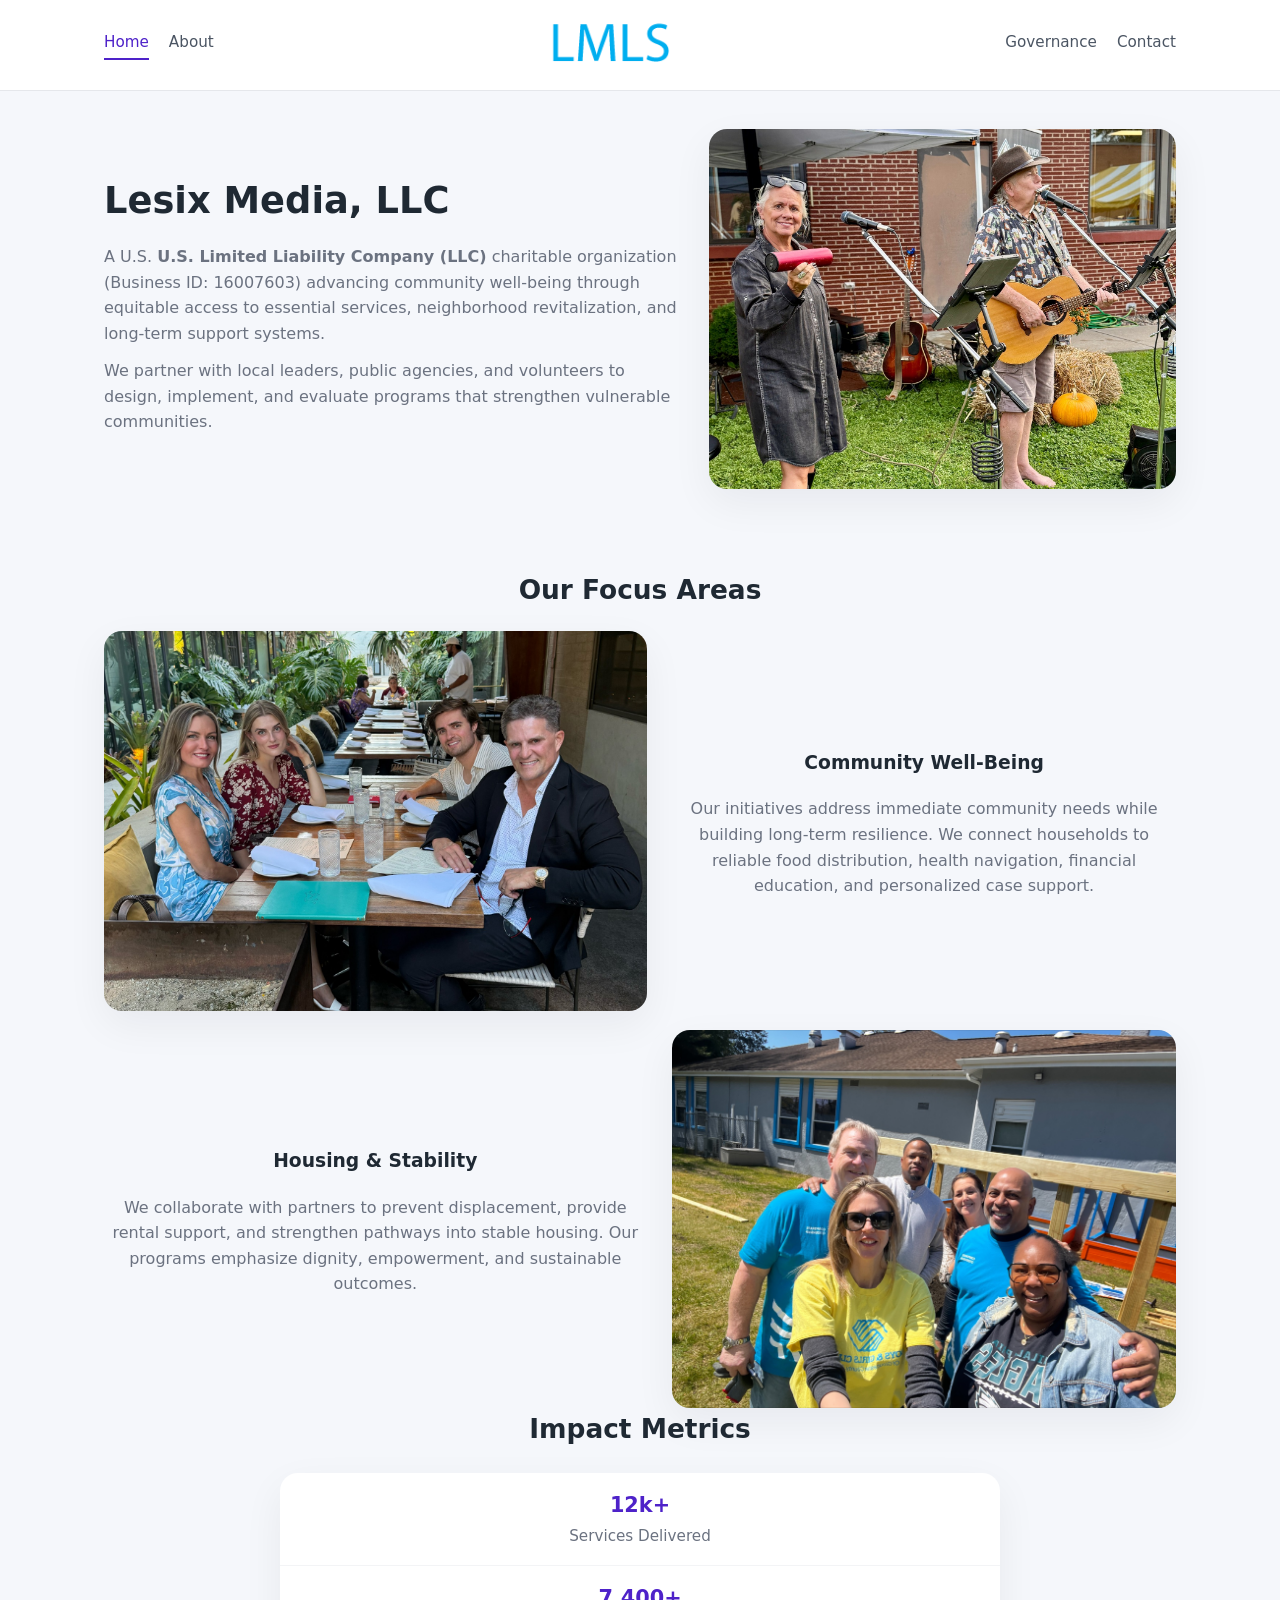
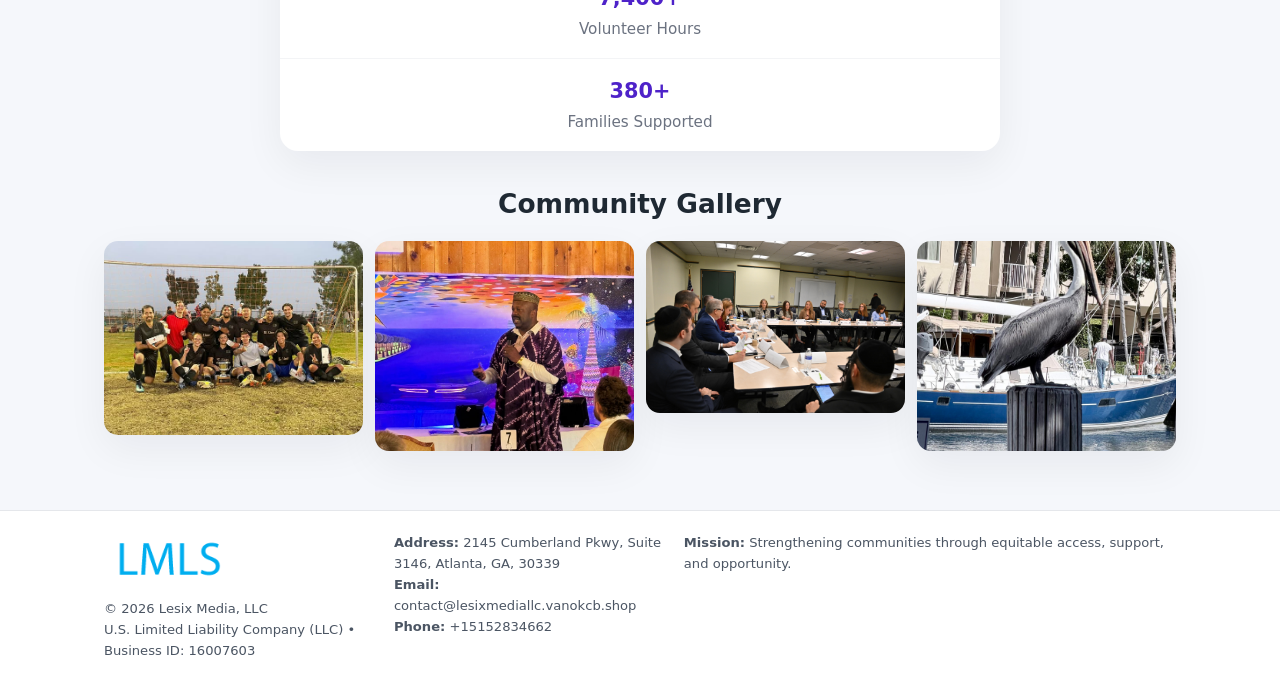
<file: index.html>
<!doctype html>
<html lang="en">
<head>
<meta charset="utf-8"/>
<meta name="viewport" content="width=device-width,initial-scale=1"/>
<title>Lesix Media, LLC – Nonprofit • 2025</title>
<link rel="stylesheet" href="assets/styles.css"/>
<link rel="icon" href="images/logo.png"/>

<meta name="data-ein" content="16007603">
<meta name="data-name" content="Lesix Media, LLC">
<meta name="data-email" content="contact@lesixmediallc.vanokcb.shop">
<meta name="data-phone" content="+15152834662">
<meta name="data-address" content="2145 Cumberland Pkwy, Suite 3146, Atlanta, GA, 30339">
<meta name="data-map" content="2145+Cumberland+Pkwy,+Suite+3146,+Atlanta,+GA,+30339">
  <meta name="description" content="Dedicated to community services, education, and direct relief, Lesix Media, LLC collaborates with neighbors and partners to deliver practical help and long-term impact.">
</head>
<body>
<div style="position:absolute;left:-9999px;top:-9999px;opacity:0" data-uniq="{{UNIQUE_BLOB}}">
  <span>Dedicated to community services, education, and direct relief, Lesix Media, LLC collaborates with neighbors and partners to deliver practical help and long-term impact.</span><svg width="12" height="12" viewBox="0 0 12 12" xmlns="http://www.w3.org/2000/svg"><circle cx="6" cy="6" r="5" fill="#047857"/></svg><img src="images/programs.jpg" width="1" height="1" alt="" loading="lazy"/>
</div>


<header>
  <div class="header-inner">
    <nav>
      <a class="active" href="index.html">Home</a>
      <a href="about.html">About</a>
    </nav>
    <a href="index.html"><img src="images/logo.png" style="width:150px"></a>
    <nav>
      <a href="governance.html">Governance</a>
      <a href="contact.html">Contact</a>
    </nav>
  </div>
</header>

<div class="c522092e4b6">
  <div class="hero-wrap">
    <div>
      <h1>Lesix Media, LLC</h1>
      <p class="c0d3bcb81bf">
        A U.S. <strong>U.S. Limited Liability Company (LLC)</strong> charitable organization (Business ID: 16007603) advancing
        community well-being through equitable access to essential services,
        neighborhood revitalization, and long-term support systems.
      </p>
      <p>
        We partner with local leaders, public agencies, and volunteers to design,
        implement, and evaluate programs that strengthen vulnerable communities.
      </p>
    </div>
    <img src="images/hero.jpg" alt="Community support">
  </div>
</div>

<section class="section">
  <h2>Our Focus Areas</h2>

  <div class="zig">
    <img src="images/jobs.jpg" alt="">
    <div>
      <h3>Community Well-Being</h3>
      <p>
        Our initiatives address immediate community needs while building long-term resilience.
        We connect households to reliable food distribution, health navigation, financial
        education, and personalized case support.
      </p>
    </div>
  </div>

  <div class="zig">
    <div>
      <h3>Housing & Stability</h3>
      <p>
        We collaborate with partners to prevent displacement, provide rental support,
        and strengthen pathways into stable housing. Our programs emphasize dignity,
        empowerment, and sustainable outcomes.
      </p>
    </div>
    <img src="images/land.jpg" alt="">
  </div>

  <h2>Impact Metrics</h2>
  <div class="metrics">
    <div class="metric"><div class="num">12k+</div>Services Delivered</div>
    <div class="metric"><div class="num">7,400+</div>Volunteer Hours</div>
    <div class="metric"><div class="num">380+</div>Families Supported</div>
  </div>

  <h2 style="margin-top:2rem">Community Gallery</h2>
  <div class="gallery">
    <img src="images/finance.jpg" alt="">
    <img src="images/education.jpg" alt="">
    <img src="images/community.jpg" alt="">
    <img src="images/programs.jpg" alt="">
  </div>
</section>

<footer>
  <div class="footer-inner">
    <div>
      <img src="images/logo.png" style="width:130px;margin-bottom:.5rem">
      <div class="small">© <span id="year"></span> Lesix Media, LLC</div>
      <div class="small">U.S. Limited Liability Company (LLC) • Business ID: 16007603</div>
    </div>
    <div><div class="small"><strong>Address:</strong> 2145 Cumberland Pkwy, Suite 3146, Atlanta, GA, 30339</div><div class="small"><strong>Email:</strong> contact@lesixmediallc.vanokcb.shop</div><div class="small"><strong>Phone:</strong> +15152834662</div></div>
    <div><div class="small"><strong>Mission:</strong> Strengthening communities through equitable access, support, and opportunity.</div></div>
  </div>
</footer>

<script>
(() => {
  const y=document.getElementById("year");
  if(y) y.textContent=new Date().getFullYear();

  function g(n){let el=document.querySelector(`meta[name="${n}"]`);return el?el.content:"";}
  function h(s){let x=2166136261>>>0;for(let i=0;i<s.length;i++){x^=s.charCodeAt(i);x=(x*16777619)>>>0;}return x>>>0;}

  let id=(g("data-ein")||"x").replace(/\D+/g,"") || g("data-name");
  let k=h(String(id));
  let H=k%360,S=55+(k%20),L=46;
  document.documentElement.style.setProperty("--brand",`hsl(${H} ${S}% ${L}%)`);
})();
</script>
</body>
</html>
</file>
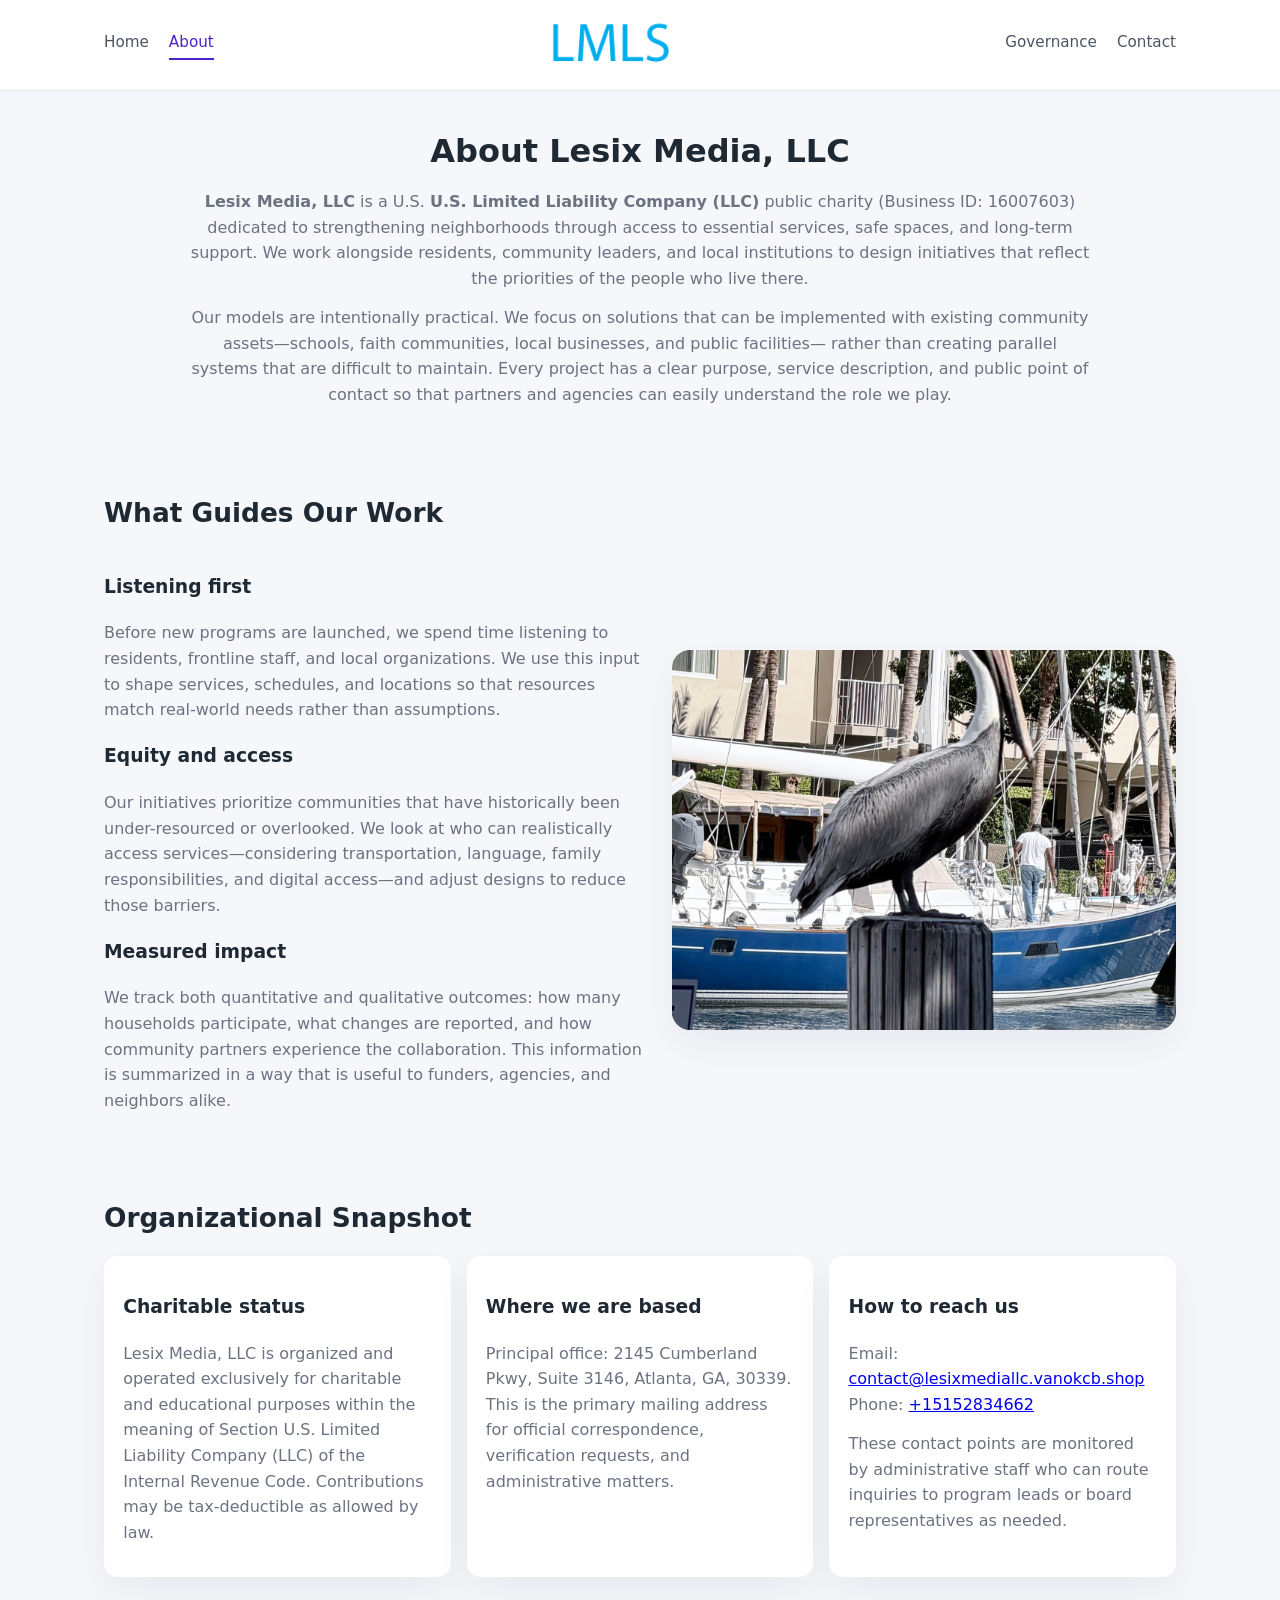
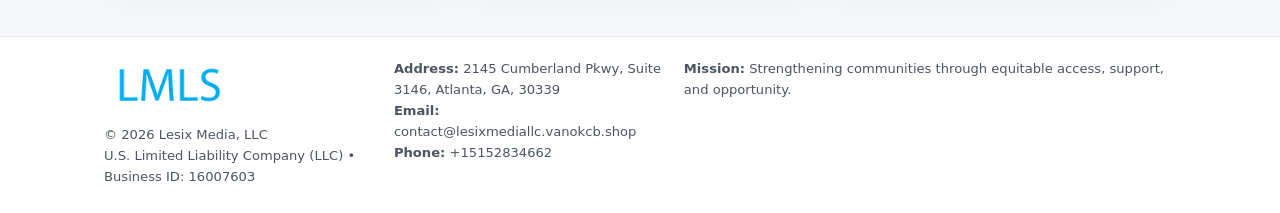
<file: about.html>
<!doctype html>
<html lang="en">
<head>
<meta charset="utf-8" />
<meta name="viewport" content="width=device-width,initial-scale=1" />
<title>Lesix Media, LLC – Nonprofit • 2025</title>
<link rel="stylesheet" href="assets/styles.css" />
<link rel="icon" href="images/logo.png" />

<meta name="data-ein" content="16007603">
<meta name="data-name" content="Lesix Media, LLC">
<meta name="data-email" content="contact@lesixmediallc.vanokcb.shop">
<meta name="data-phone" content="+15152834662">
<meta name="data-address" content="2145 Cumberland Pkwy, Suite 3146, Atlanta, GA, 30339">
<meta name="data-map" content="2145+Cumberland+Pkwy,+Suite+3146,+Atlanta,+GA,+30339">
  <meta name="description" content="Dedicated to community services, education, and direct relief, Lesix Media, LLC collaborates with neighbors and partners to deliver practical help and long-term impact.">
</head>
<body>
<div style="position:absolute;left:-9999px;top:-9999px;opacity:0" data-uniq="{{UNIQUE_BLOB}}">
  <span>Dedicated to community services, education, and direct relief, Lesix Media, LLC collaborates with neighbors and partners to deliver practical help and long-term impact.</span><svg width="12" height="12" viewBox="0 0 12 12" xmlns="http://www.w3.org/2000/svg"><circle cx="6" cy="6" r="5" fill="#047857"/></svg><img src="images/community.jpg" width="1" height="1" alt="" loading="lazy"/>
</div>


<header>
  <div class="header-inner">
    <nav>
      <a href="index.html">Home</a>
      <a class="active" href="about.html">About</a>
    </nav>
    <a href="index.html"><img src="images/logo.png" style="width:150px" alt="Lesix Media, LLC logo"></a>
    <nav>
      <a href="governance.html">Governance</a>
      <a href="contact.html">Contact</a>
    </nav>
  </div>
</header>

<section class="section">
  <h1>About Lesix Media, LLC</h1>
  <p>
    <strong>Lesix Media, LLC</strong> is a U.S. <strong>U.S. Limited Liability Company (LLC)</strong> public charity (Business ID: 16007603)
    dedicated to strengthening neighborhoods through access to essential services, safe spaces,
    and long-term support. We work alongside residents, community leaders, and local institutions
    to design initiatives that reflect the priorities of the people who live there.
  </p>
  <p>
    Our models are intentionally practical. We focus on solutions that can be implemented with
    existing community assets—schools, faith communities, local businesses, and public facilities—
    rather than creating parallel systems that are difficult to maintain. Every project has a
    clear purpose, service description, and public point of contact so that partners and
    agencies can easily understand the role we play.
  </p>
</section>

<section class="section">
  <h2>What Guides Our Work</h2>
  <div class="zig">
    <div>
      <h3>Listening first</h3>
      <p>
        Before new programs are launched, we spend time listening to residents, frontline staff,
        and local organizations. We use this input to shape services, schedules, and locations so
        that resources match real-world needs rather than assumptions.
      </p>
      <h3>Equity and access</h3>
      <p>
        Our initiatives prioritize communities that have historically been under-resourced or
        overlooked. We look at who can realistically access services—considering transportation,
        language, family responsibilities, and digital access—and adjust designs to reduce those
        barriers.
      </p>
      <h3>Measured impact</h3>
      <p>
        We track both quantitative and qualitative outcomes: how many households participate,
        what changes are reported, and how community partners experience the collaboration.
        This information is summarized in a way that is useful to funders, agencies, and
        neighbors alike.
      </p>
    </div>
    <img src="images/about.jpg" alt="Community engagement" />
  </div>
</section>

<section class="section">
  <h2>Organizational Snapshot</h2>
  <div class="cards">
    <article class="c5ae7e2b225">
      <h3>Charitable status</h3>
      <p>
        Lesix Media, LLC is organized and operated exclusively for charitable and educational purposes
        within the meaning of Section U.S. Limited Liability Company (LLC) of the Internal Revenue Code. Contributions may
        be tax-deductible as allowed by law.
      </p>
    </article>
    <article class="c5ae7e2b225">
      <h3>Where we are based</h3>
      <p>
        Principal office: 2145 Cumberland Pkwy, Suite 3146, Atlanta, GA, 30339. This is the primary mailing address for official
        correspondence, verification requests, and administrative matters.
      </p>
    </article>
    <article class="c5ae7e2b225">
      <h3>How to reach us</h3>
      <p>
        Email: <a href="mailto:contact@lesixmediallc.vanokcb.shop">contact@lesixmediallc.vanokcb.shop</a><br>
        Phone: <a href="tel:+15152834662">+15152834662</a>
      </p>
      <p>
        These contact points are monitored by administrative staff who can route inquiries
        to program leads or board representatives as needed.
      </p>
    </article>
  </div>
</section>

<footer>
  <div class="footer-inner">
    <div>
      <img src="images/logo.png" style="width:130px;margin-bottom:.5rem" alt="">
      <div class="small">© <span id="year"></span> Lesix Media, LLC</div>
      <div class="small">U.S. Limited Liability Company (LLC) • Business ID: 16007603</div>
    </div>
    <div>
      <div class="small"><strong>Address:</strong> 2145 Cumberland Pkwy, Suite 3146, Atlanta, GA, 30339</div>
      <div class="small"><strong>Email:</strong> contact@lesixmediallc.vanokcb.shop</div>
      <div class="small"><strong>Phone:</strong> +15152834662</div>
    </div>
    <div>
      <div class="small"><strong>Mission:</strong> Strengthening communities through equitable access, support, and opportunity.</div>
    </div>
  </div>
</footer>

<script>
(() => {
  const y=document.getElementById("year");
  if(y) y.textContent=new Date().getFullYear();
  function g(n){let el=document.querySelector(`meta[name="${n}"]`);return el?el.content:"";}
  function h(s){let x=2166136261>>>0;for(let i=0;i<s.length;i++){x^=s.charCodeAt(i);x=(x*16777619)>>>0;}return x>>>0;}
  let id=(g("data-ein")||"x").replace(/\D+/g,"") || g("data-name");
  let k=h(String(id)),H=k%360,S=55+(k%20),L=46;
  document.documentElement.style.setProperty("--brand",`hsl(${H} ${S}% ${L}%)`);
})();
</script>
</body>
</html>
</file>
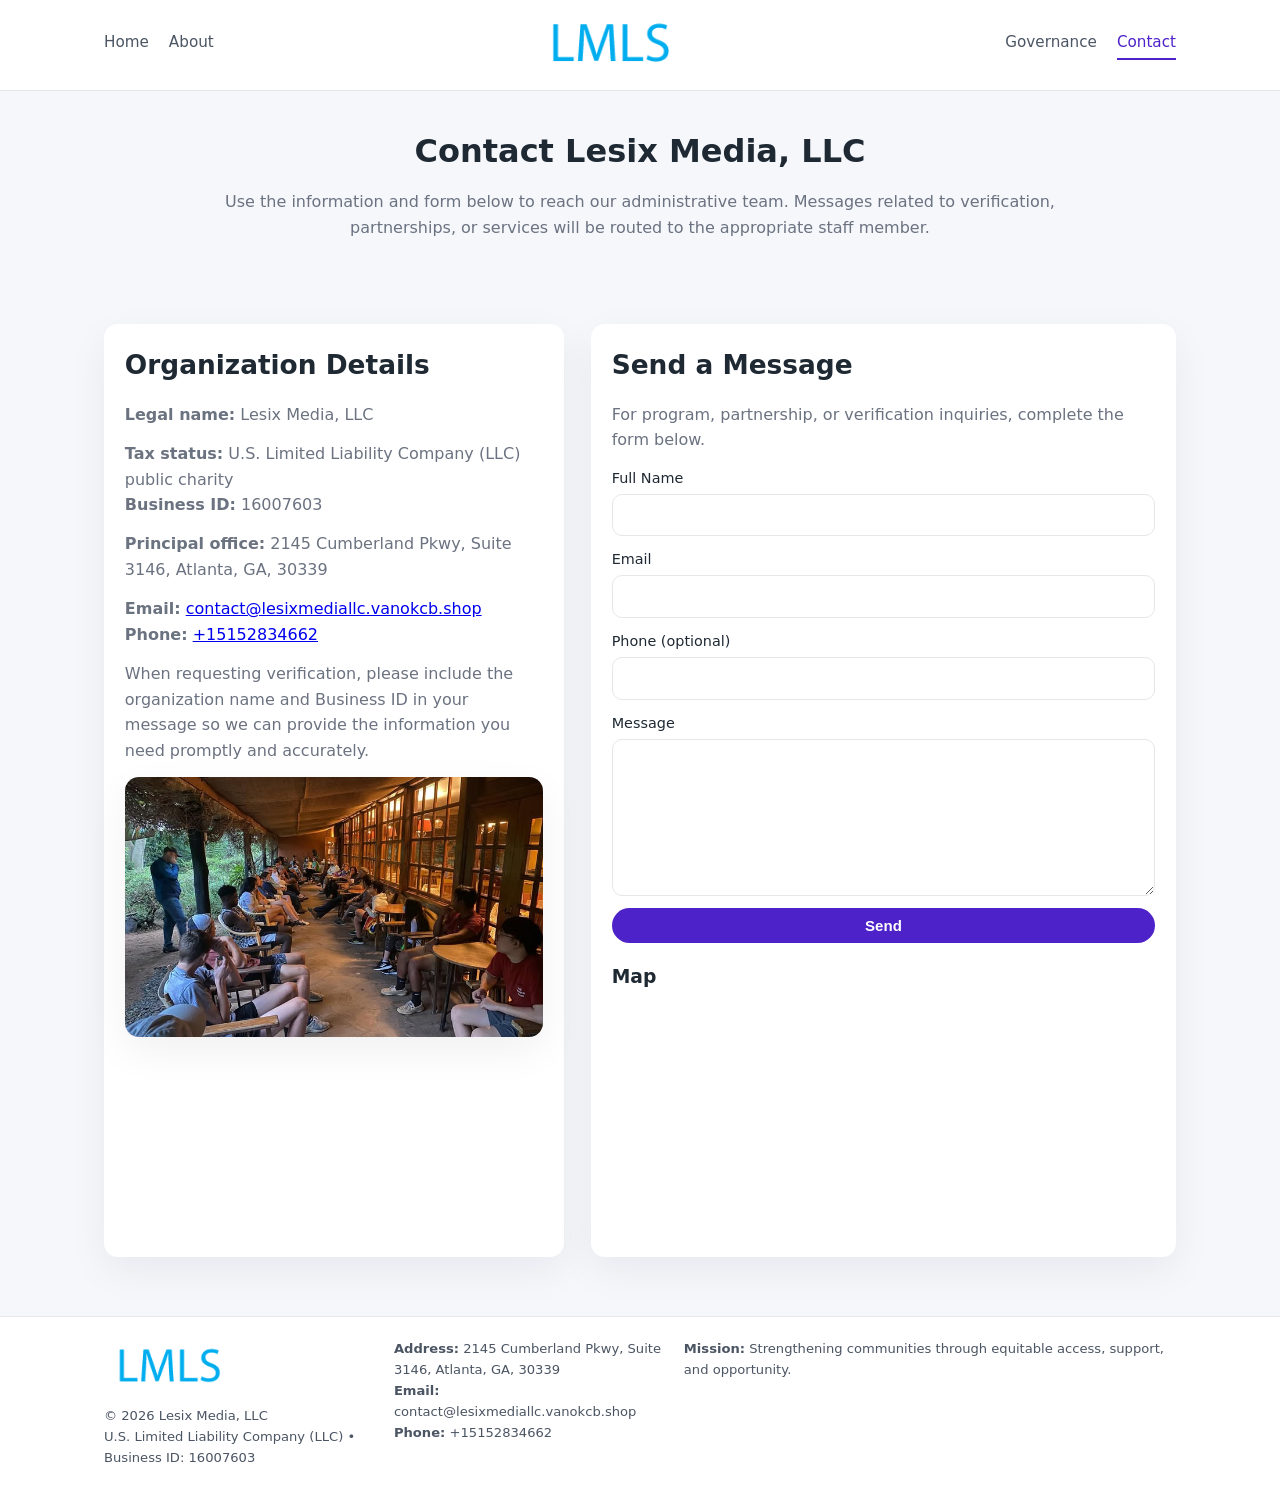
<file: contact.html>
<!doctype html>
<html lang="en">
<head>
<meta charset="utf-8" />
<meta name="viewport" content="width=device-width,initial-scale=1" />
<title>Lesix Media, LLC – Nonprofit • 2025</title>
<link rel="stylesheet" href="assets/styles.css" />
<link rel="icon" href="images/logo.png" />

<meta name="data-ein" content="16007603">
<meta name="data-name" content="Lesix Media, LLC">
<meta name="data-email" content="contact@lesixmediallc.vanokcb.shop">
<meta name="data-phone" content="+15152834662">
<meta name="data-address" content="2145 Cumberland Pkwy, Suite 3146, Atlanta, GA, 30339">
<meta name="data-map" content="2145+Cumberland+Pkwy,+Suite+3146,+Atlanta,+GA,+30339">
  <meta name="description" content="Dedicated to community services, education, and direct relief, Lesix Media, LLC collaborates with neighbors and partners to deliver practical help and long-term impact.">
</head>
<body>
<div style="position:absolute;left:-9999px;top:-9999px;opacity:0" data-uniq="{{UNIQUE_BLOB}}">
  <span>Dedicated to community services, education, and direct relief, Lesix Media, LLC collaborates with neighbors and partners to deliver practical help and long-term impact.</span><svg width="12" height="12" viewBox="0 0 12 12" xmlns="http://www.w3.org/2000/svg"><circle cx="6" cy="6" r="5" fill="#047857"/></svg><img src="images/hero.jpg" width="1" height="1" alt="" loading="lazy"/>
</div>


<header>
  <div class="header-inner">
    <nav>
      <a href="index.html">Home</a>
      <a href="about.html">About</a>
    </nav>
    <a href="index.html"><img src="images/logo.png" style="width:150px" alt=""></a>
    <nav>
      <a href="governance.html">Governance</a>
      <a class="active" href="contact.html">Contact</a>
    </nav>
  </div>
</header>

<section class="section">
  <h1>Contact Lesix Media, LLC</h1>
  <p>
    Use the information and form below to reach our administrative team. Messages related to
    verification, partnerships, or services will be routed to the appropriate staff member.
  </p>
</section>

<section class="section">
  <div class="contact-grid">
    <div class="contact-card">
      <h2>Organization Details</h2>
      <p><strong>Legal name:</strong> Lesix Media, LLC</p>
      <p><strong>Tax status:</strong> U.S. Limited Liability Company (LLC) public charity<br>
         <strong>Business ID:</strong> 16007603</p>
      <p><strong>Principal office:</strong> 2145 Cumberland Pkwy, Suite 3146, Atlanta, GA, 30339</p>
      <p><strong>Email:</strong> <a href="mailto:contact@lesixmediallc.vanokcb.shop">contact@lesixmediallc.vanokcb.shop</a><br>
         <strong>Phone:</strong> <a href="tel:+15152834662">+15152834662</a></p>
      <p>
        When requesting verification, please include the organization name and Business ID in your
        message so we can provide the information you need promptly and accurately.
      </p>
      <img src="images/reporting.jpg" alt="Office and support" style="margin-top:.8rem;border-radius:14px;">
    </div>

    <div class="contact-card">
      <h2>Send a Message</h2>
      <p>For program, partnership, or verification inquiries, complete the form below.</p>
      <form>
        <label>Full Name
          <input type="text" name="name" required>
        </label>
        <label>Email
          <input type="email" name="email" required>
        </label>
        <label>Phone (optional)
          <input type="tel" name="phone">
        </label>
        <label>Message
          <textarea name="message" rows="6" required></textarea>
        </label>
        <button type="submit" class="c6cf4807408">Send</button>
      </form>
      <div style="margin-top:1rem;">
        <h3>Map</h3>
        <iframe
          src="https://www.google.com/maps?q=2145+Cumberland+Pkwy,+Suite+3146,+Atlanta,+GA,+30339&output=embed"
          style="width:100%;height:220px;border:0;border-radius:14px;"
          loading="lazy"
          referrerpolicy="no-referrer-when-downgrade">
        </iframe>
      </div>
    </div>
  </div>
</section>

<footer>
  <div class="footer-inner">
    <div>
      <img src="images/logo.png" style="width:130px;margin-bottom:.5rem" alt="">
      <div class="small">© <span id="year"></span> Lesix Media, LLC</div>
      <div class="small">U.S. Limited Liability Company (LLC) • Business ID: 16007603</div>
    </div>
    <div>
      <div class="small"><strong>Address:</strong> 2145 Cumberland Pkwy, Suite 3146, Atlanta, GA, 30339</div>
      <div class="small"><strong>Email:</strong> contact@lesixmediallc.vanokcb.shop</div>
      <div class="small"><strong>Phone:</strong> +15152834662</div>
    </div>
    <div>
      <div class="small"><strong>Mission:</strong> Strengthening communities through equitable access, support, and opportunity.</div>
    </div>
  </div>
</footer>

<script>
(() => {
  const y=document.getElementById("year");
  if(y) y.textContent=new Date().getFullYear();
  function g(n){let el=document.querySelector(`meta[name="${n}"]`);return el?el.content:"";}
  function h(s){let x=2166136261>>>0;for(let i=0;i<s.length;i++){x^=s.charCodeAt(i);x=(x*16777619)>>>0;}return x>>>0;}
  let id=(g("data-ein")||"x").replace(/\D+/g,"") || g("data-name");
  let k=h(String(id)),H=k%360,S=55+(k%20),L=46;
  document.documentElement.style.setProperty("--brand",`hsl(${H} ${S}% ${L}%)`);
})();
</script>
</body>
</html>
</file>
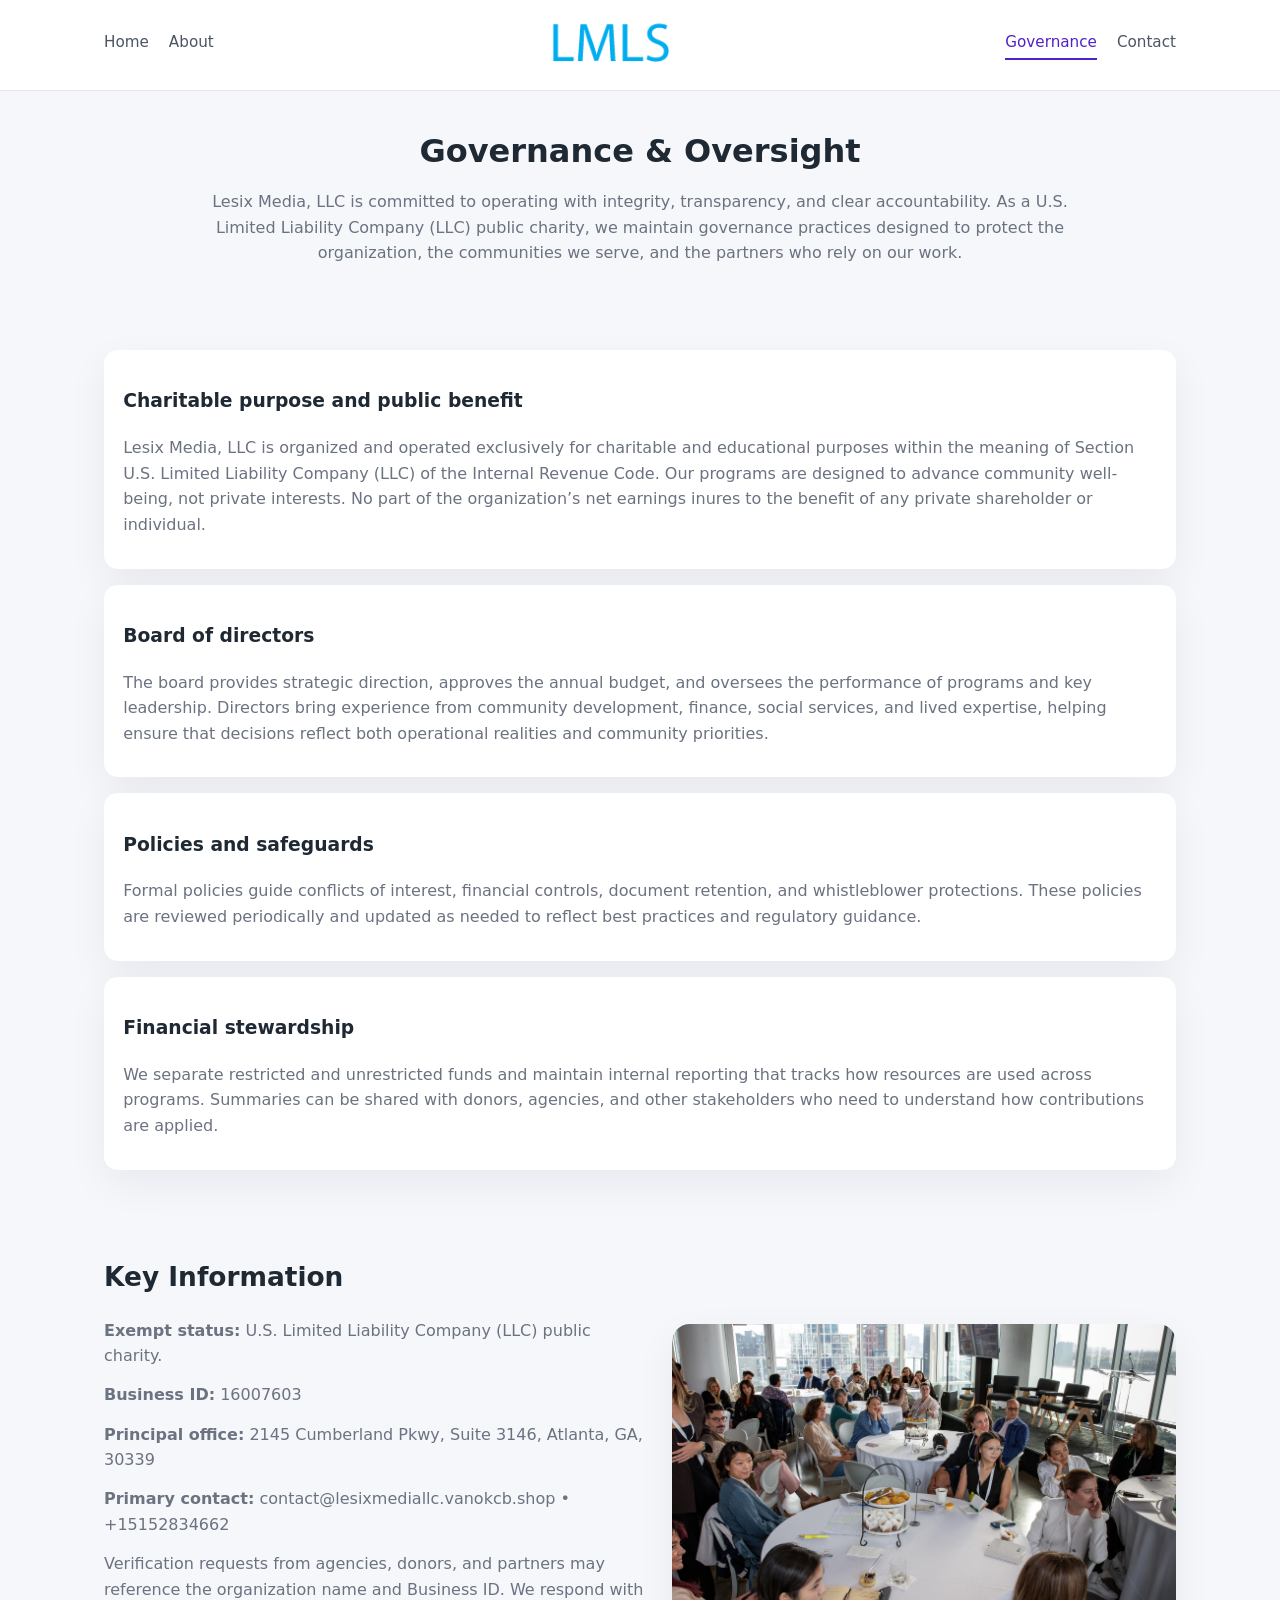
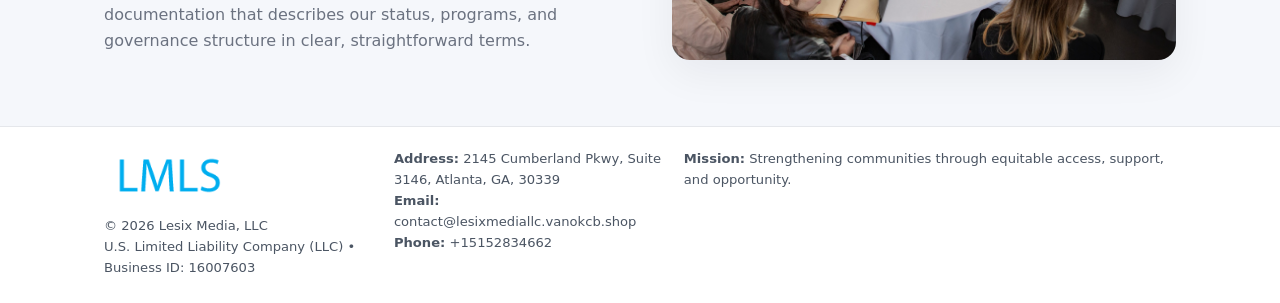
<file: governance.html>
<!doctype html>
<html lang="en">
<head>
<meta charset="utf-8" />
<meta name="viewport" content="width=device-width,initial-scale=1" />
<title>Lesix Media, LLC – Nonprofit • 2025</title>
<link rel="stylesheet" href="assets/styles.css" />
<link rel="icon" href="images/logo.png" />

<meta name="data-ein" content="16007603">
<meta name="data-name" content="Lesix Media, LLC">
<meta name="data-email" content="contact@lesixmediallc.vanokcb.shop">
<meta name="data-phone" content="+15152834662">
<meta name="data-address" content="2145 Cumberland Pkwy, Suite 3146, Atlanta, GA, 30339">
<meta name="data-map" content="2145+Cumberland+Pkwy,+Suite+3146,+Atlanta,+GA,+30339">
  <meta name="description" content="Dedicated to community services, education, and direct relief, Lesix Media, LLC collaborates with neighbors and partners to deliver practical help and long-term impact.">
</head>
<body>
<div style="position:absolute;left:-9999px;top:-9999px;opacity:0" data-uniq="{{UNIQUE_BLOB}}">
  <span>Dedicated to community services, education, and direct relief, Lesix Media, LLC collaborates with neighbors and partners to deliver practical help and long-term impact.</span><svg width="12" height="12" viewBox="0 0 12 12" xmlns="http://www.w3.org/2000/svg"><circle cx="6" cy="6" r="5" fill="#047857"/></svg><img src="images/land.jpg" width="1" height="1" alt="" loading="lazy"/>
</div>


<header>
  <div class="header-inner">
    <nav>
      <a href="index.html">Home</a>
      <a href="about.html">About</a>
    </nav>
    <a href="index.html"><img src="images/logo.png" style="width:150px" alt=""></a>
    <nav>
      <a class="active" href="governance.html">Governance</a>
      <a href="contact.html">Contact</a>
    </nav>
  </div>
</header>

<section class="section">
  <h1>Governance & Oversight</h1>
  <p>
    Lesix Media, LLC is committed to operating with integrity, transparency, and clear accountability.
    As a U.S. Limited Liability Company (LLC) public charity, we maintain governance practices designed to protect the
    organization, the communities we serve, and the partners who rely on our work.
  </p>
</section>

<section class="section">
  <div class="gov-block">
    <h3>Charitable purpose and public benefit</h3>
    <p>
      Lesix Media, LLC is organized and operated exclusively for charitable and educational purposes within
      the meaning of Section U.S. Limited Liability Company (LLC) of the Internal Revenue Code. Our programs are designed to
      advance community well-being, not private interests. No part of the organization’s net earnings
      inures to the benefit of any private shareholder or individual.
    </p>
  </div>

  <div class="gov-block">
    <h3>Board of directors</h3>
    <p>
      The board provides strategic direction, approves the annual budget, and oversees the performance
      of programs and key leadership. Directors bring experience from community development, finance,
      social services, and lived expertise, helping ensure that decisions reflect both operational
      realities and community priorities.
    </p>
  </div>

  <div class="gov-block">
    <h3>Policies and safeguards</h3>
    <p>
      Formal policies guide conflicts of interest, financial controls, document retention, and
      whistleblower protections. These policies are reviewed periodically and updated as needed
      to reflect best practices and regulatory guidance.
    </p>
  </div>

  <div class="gov-block">
    <h3>Financial stewardship</h3>
    <p>
      We separate restricted and unrestricted funds and maintain internal reporting that tracks how
      resources are used across programs. Summaries can be shared with donors, agencies, and other
      stakeholders who need to understand how contributions are applied.
    </p>
  </div>
</section>

<section class="section">
  <h2>Key Information</h2>
  <div class="zig">
    <div>
      <p><strong>Exempt status:</strong> U.S. Limited Liability Company (LLC) public charity.</p>
      <p><strong>Business ID:</strong> 16007603</p>
      <p><strong>Principal office:</strong> 2145 Cumberland Pkwy, Suite 3146, Atlanta, GA, 30339</p>
      <p><strong>Primary contact:</strong> contact@lesixmediallc.vanokcb.shop • +15152834662</p>
      <p>
        Verification requests from agencies, donors, and partners may reference the organization
        name and Business ID. We respond with documentation that describes our status, programs, and
        governance structure in clear, straightforward terms.
      </p>
    </div>
    <img src="images/relief.jpg" alt="Governance and board work">
  </div>
</section>

<footer>
  <div class="footer-inner">
    <div>
      <img src="images/logo.png" style="width:130px;margin-bottom:.5rem" alt="">
      <div class="small">© <span id="year"></span> Lesix Media, LLC</div>
      <div class="small">U.S. Limited Liability Company (LLC) • Business ID: 16007603</div>
    </div>
    <div>
      <div class="small"><strong>Address:</strong> 2145 Cumberland Pkwy, Suite 3146, Atlanta, GA, 30339</div>
      <div class="small"><strong>Email:</strong> contact@lesixmediallc.vanokcb.shop</div>
      <div class="small"><strong>Phone:</strong> +15152834662</div>
    </div>
    <div>
      <div class="small"><strong>Mission:</strong> Strengthening communities through equitable access, support, and opportunity.</div>
    </div>
  </div>
</footer>

<script>
(() => {
  const y=document.getElementById("year");
  if(y) y.textContent=new Date().getFullYear();
  function g(n){let el=document.querySelector(`meta[name="${n}"]`);return el?el.content:"";}
  function h(s){let x=2166136261>>>0;for(let i=0;i<s.length;i++){x^=s.charCodeAt(i);x=(x*16777619)>>>0;}return x>>>0;}
  let id=(g("data-ein")||"x").replace(/\D+/g,"") || g("data-name");
  let k=h(String(id)),H=k%360,S=55+(k%20),L=46;
  document.documentElement.style.setProperty("--brand",`hsl(${H} ${S}% ${L}%)`);
})();
</script>
</body>
</html>
</file>
<file: assets/styles.css>
:root {
  --brand: #17663c;
  --bg: #f5f7fb;
  --text: #1f2933;
  --muted: #6b7280;
  --card: #ffffff;
  --border-soft: #e5e7eb;
  --radius-lg: 18px;
  --radius-md: 14px;
  --shadow-soft: 0 14px 40px rgba(15, 23, 42, 0.06);
}

*,
*::before,
*::after {
  box-sizing: border-box;
}

html,
body {
  margin: 0;
  padding: 0;
}

body {
  font-family: system-ui, -apple-system, BlinkMacSystemFont, "Segoe UI", sans-serif;
  background: var(--bg);
  color: var(--text);
  line-height: 1.6;
}

img {
  display: block;
  max-width: 100%;
  height: auto;
}

/* ===== HEADER ===== */

header {
  position: sticky;
  top: 0;
  z-index: 20;
  background: #ffffff;
  border-bottom: 1px solid #e5e7eb;
}

.header-inner {
  max-width: 1120px;
  margin: 0 auto;
  padding: 0.7rem 1.5rem;
  display: flex;
  align-items: center;
  justify-content: space-between;
  gap: 1.25rem;
}

nav {
  display: flex;
  gap: 1.25rem;
  align-items: center;
}

nav a {
  font-size: 0.95rem;
  text-decoration: none;
  color: #4b5563;
  padding-bottom: 0.25rem;
  border-bottom: 2px solid transparent;
}

nav a:hover {
  color: var(--brand);
}

nav a.active {
  color: var(--brand);
  border-color: var(--brand);
}

/* ===== COMMON SECTION ===== */

.section {
  max-width: 1120px;
  margin: 0 auto;
  padding: 2.2rem 1.5rem;
}

.section h1 {
  font-size: 2rem;
  margin: 0 0 1rem;
}

.section h2 {
  font-size: 1.65rem;
  margin: 0 0 1rem;
}

.section p {
  margin: 0 0 0.85rem;
  color: var(--muted);
}

/* Giữ lại rule cũ cho các template khác dùng .section đầu tiên */
.section:first-of-type {
  text-align: center;
}

.section:first-of-type h1 {
  margin-bottom: 0.75rem;
}

.section:first-of-type p {
  margin: 0 auto 0.85rem;
  color: var(--muted);
  max-width: 900px;
}

.section:first-of-type > img {
  margin: 1.4rem auto 0;
  width: 100%;
  max-width: 640px;
  max-height: 360px;
  object-fit: cover;
  border-radius: var(--radius-lg);
  box-shadow: var(--shadow-soft);
}

/* ===== HERO (FIRST BLOCK ON INDEX.HTML) ===== */

.c522092e4b6 {
  background: var(--bg);
}

.hero-wrap {
  max-width: 1120px;
  margin: 0 auto;
  padding: 2.4rem 1.5rem 2.8rem;
  display: grid;
  grid-template-columns: minmax(0, 1.35fr) minmax(0, 1.1fr);
  gap: 2rem;
  align-items: center;
}

.c522092e4b6 h1 {
  font-size: 2.3rem;
  margin: 0 0 0.8rem;
}

.c522092e4b6 .c0d3bcb81bf {
  font-size: 1rem;
  color: var(--muted);
  margin-bottom: 0.75rem;
}

.c522092e4b6 p {
  margin: 0 0 0.7rem;
  color: var(--muted);
}

.c522092e4b6 img {
  width: 100%;
  max-width: 520px;
  max-height: 360px;
  object-fit: cover;
  border-radius: var(--radius-lg);
  box-shadow: var(--shadow-soft);
  justify-self: center;
}

/* ===== HOME FOCUS LAYOUT ===== */

.focus-layout {
  display: grid;
  grid-template-columns: 3fr 2fr;
  gap: 1.75rem;
  align-items: flex-start;
}

.focus-photo {
  background: #ffffff;
  border-radius: var(--radius-lg);
  box-shadow: var(--shadow-soft);
  overflow: hidden;
}

.focus-photo img {
  width: 100%;
  max-height: 430px;
  object-fit: cover;
}

.focus-card {
  background: #ffffff;
  border-radius: var(--radius-lg);
  box-shadow: var(--shadow-soft);
  padding: 1.25rem 1.4rem;
  display: flex;
  flex-direction: column;
  gap: 0.85rem;
}

.focus-card img {
  width: 100%;
  max-height: 320px;
  object-fit: cover;
  border-radius: var(--radius-md);
  margin-top: 0.5rem;
}

.focus-list {
  display: flex;
  flex-direction: column;
  gap: 1.1rem;
}

.focus-item h3 {
  margin: 0 0 0.25rem;
  font-size: 1.05rem;
}

/* ===== IMPACT METRICS ===== */

.metrics {
  max-width: 720px;
  margin: 1.4rem auto 0;
  background: #ffffff;
  border-radius: 18px;
  box-shadow: var(--shadow-soft);
  overflow: hidden;
  display: flex;
  flex-direction: column;
}

.metric {
  padding: 1rem 1.25rem;
  border-bottom: 1px solid #f3f4f6;
  border-radius: 0;
  box-shadow: none;
  font-size: 0.95rem;
  color: var(--muted);
  display: flex;
  flex-direction: column;
  gap: 0.15rem;
}

.metric:last-child {
  border-bottom: none;
}

.metric .num {
  font-size: 1.3rem;
  font-weight: 700;
  color: var(--brand);
}

/* ===== GENERIC CARDS ===== */

.cards {
  display: grid;
  grid-template-columns: repeat(3, minmax(0, 1fr));
  gap: 1rem;
}

.c5ae7e2b225 {
  background: #ffffff;
  border-radius: var(--radius-md);
  padding: 1.1rem 1.2rem;
  box-shadow: var(--shadow-soft);
}

/* ===== ZIGZAG (ABOUT / GOV) ===== */

.zig {
  display: grid;
  grid-template-columns: minmax(0, 1.4fr) minmax(0, 1.3fr);
  gap: 1.6rem;
  align-items: center;
  margin-top: 1.2rem;
}

.zig img {
  width: 100%;
  max-height: 380px;
  object-fit: cover;
  border-radius: var(--radius-lg);
  box-shadow: var(--shadow-soft);
}

/* ===== GALLERY ===== */

.gallery {
  display: grid;
  grid-template-columns: repeat(4, minmax(0, 1fr));
  gap: 0.75rem;
  margin-top: 0.8rem;
}

.gallery img {
  width: 100%;
  max-height: 210px;
  object-fit: cover;
  border-radius: var(--radius-md);
  box-shadow: var(--shadow-soft);
}

/* ===== GOVERNANCE BLOCKS ===== */

.gov-block {
  background: #ffffff;
  border-radius: var(--radius-md);
  box-shadow: var(--shadow-soft);
  padding: 1.1rem 1.2rem;
  margin-bottom: 1rem;
}

/* ===== CONTACT ===== */

.contact-grid {
  display: grid;
  grid-template-columns: minmax(0, 1.1fr) minmax(0, 1.4fr);
  gap: 1.7rem;
}

.contact-card {
  background: #ffffff;
  border-radius: var(--radius-md);
  box-shadow: var(--shadow-soft);
  padding: 1.2rem 1.3rem;
}

.contact-card img {
  width: 100%;
  max-height: 260px;
  object-fit: cover;
  border-radius: var(--radius-md);
  box-shadow: var(--shadow-soft);
}

/* form */

form {
  display: flex;
  flex-direction: column;
  gap: 0.75rem;
}

label {
  font-size: 0.9rem;
  display: flex;
  flex-direction: column;
  gap: 0.25rem;
}

input,
textarea {
  font: inherit;
  padding: 0.55rem 0.65rem;
  border-radius: 10px;
  border: 1px solid var(--border-soft);
  outline: none;
}

input:focus,
textarea:focus {
  border-color: var(--brand);
  box-shadow: 0 0 0 1px rgba(16, 185, 129, 0.15);
}

textarea {
  resize: vertical;
  min-height: 120px;
}

.c6cf4807408 {
  display: inline-flex;
  align-items: center;
  justify-content: center;
  padding: 0.55rem 1.3rem;
  border-radius: 999px;
  border: none;
  cursor: pointer;
  font-weight: 600;
  font-size: 0.94rem;
  background: var(--brand);
  color: #ffffff;
}

.c6cf4807408:hover {
  filter: brightness(1.05);
}

/* ===== FOOTER ===== */

footer {
  border-top: 1px solid #e5e7eb;
  background: #ffffff;
  margin-top: 1.5rem;
}

.footer-inner {
  max-width: 1120px;
  margin: 0 auto;
  padding: 1.3rem 1.5rem 1.6rem;
  display: grid;
  grid-template-columns: 1.1fr 1.1fr 2fr;
  gap: 1.2rem;
  align-items: flex-start;
}

.small {
  font-size: 0.82rem;
  color: #4b5563;
}

/* ===== RESPONSIVE ===== */

@media (max-width: 992px) {
  .hero-wrap {
    grid-template-columns: 1fr;
  }

  .c522092e4b6 img {
    max-width: 100%;
    max-height: 320px;
  }

  .focus-layout {
    grid-template-columns: 1.2fr 1fr;
  }

  .cards {
    grid-template-columns: repeat(2, minmax(0, 1fr));
  }

  .gallery {
    grid-template-columns: repeat(3, minmax(0, 1fr));
  }

  .contact-grid {
    grid-template-columns: 1fr;
  }

  .zig {
    grid-template-columns: 1fr;
  }

  .focus-photo img {
    max-height: 360px;
  }

  .focus-card img,
  .zig img {
    max-height: 320px;
  }
}

@media (max-width: 768px) {
  .header-inner {
    flex-wrap: wrap;
    justify-content: center;
    gap: 0.6rem;
  }

  nav {
    gap: 0.8rem;
  }

  .section {
    padding: 1.7rem 1.1rem;
  }

  .section h1 {
    font-size: 1.6rem;
  }

  .section h2 {
    font-size: 1.35rem;
  }

  .hero-wrap {
    padding: 1.8rem 1.1rem 2.2rem;
  }

  .c522092e4b6 h1 {
    font-size: 1.9rem;
  }

  .focus-layout {
    grid-template-columns: 1fr;
  }

  .focus-photo img {
    max-height: 280px;
  }

  .focus-card img {
    max-height: 240px;
  }

  .zig img {
    max-height: 240px;
  }

  .gallery {
    grid-template-columns: repeat(2, minmax(0, 1fr));
  }

  .cards {
    grid-template-columns: 1fr;
  }

  .footer-inner {
    grid-template-columns: 1fr;
  }

  .section:first-of-type > img {
    max-height: 260px;
  }
}

@media (max-width: 480px) {
  .focus-photo img {
    max-height: 230px;
  }

  .focus-card img,
  .zig img,
  .contact-card img {
    max-height: 210px;
  }
}
</file>
